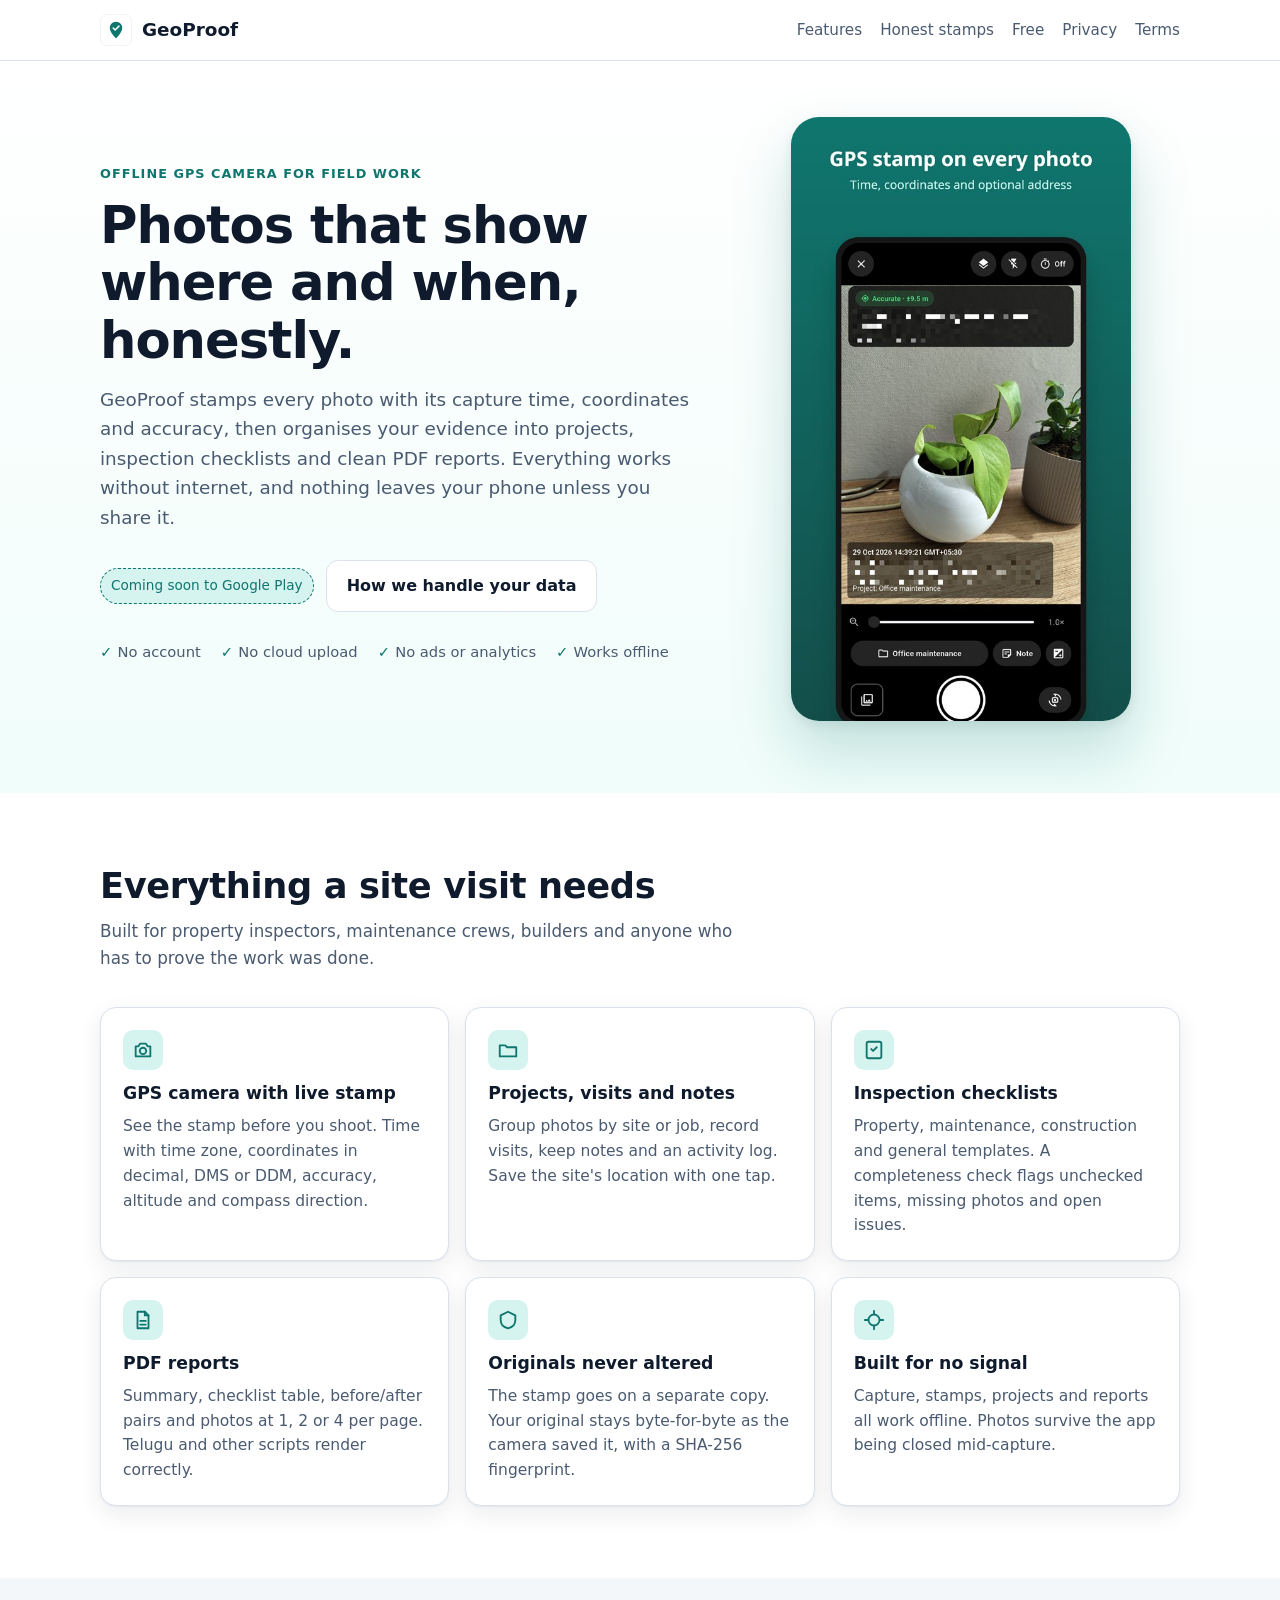
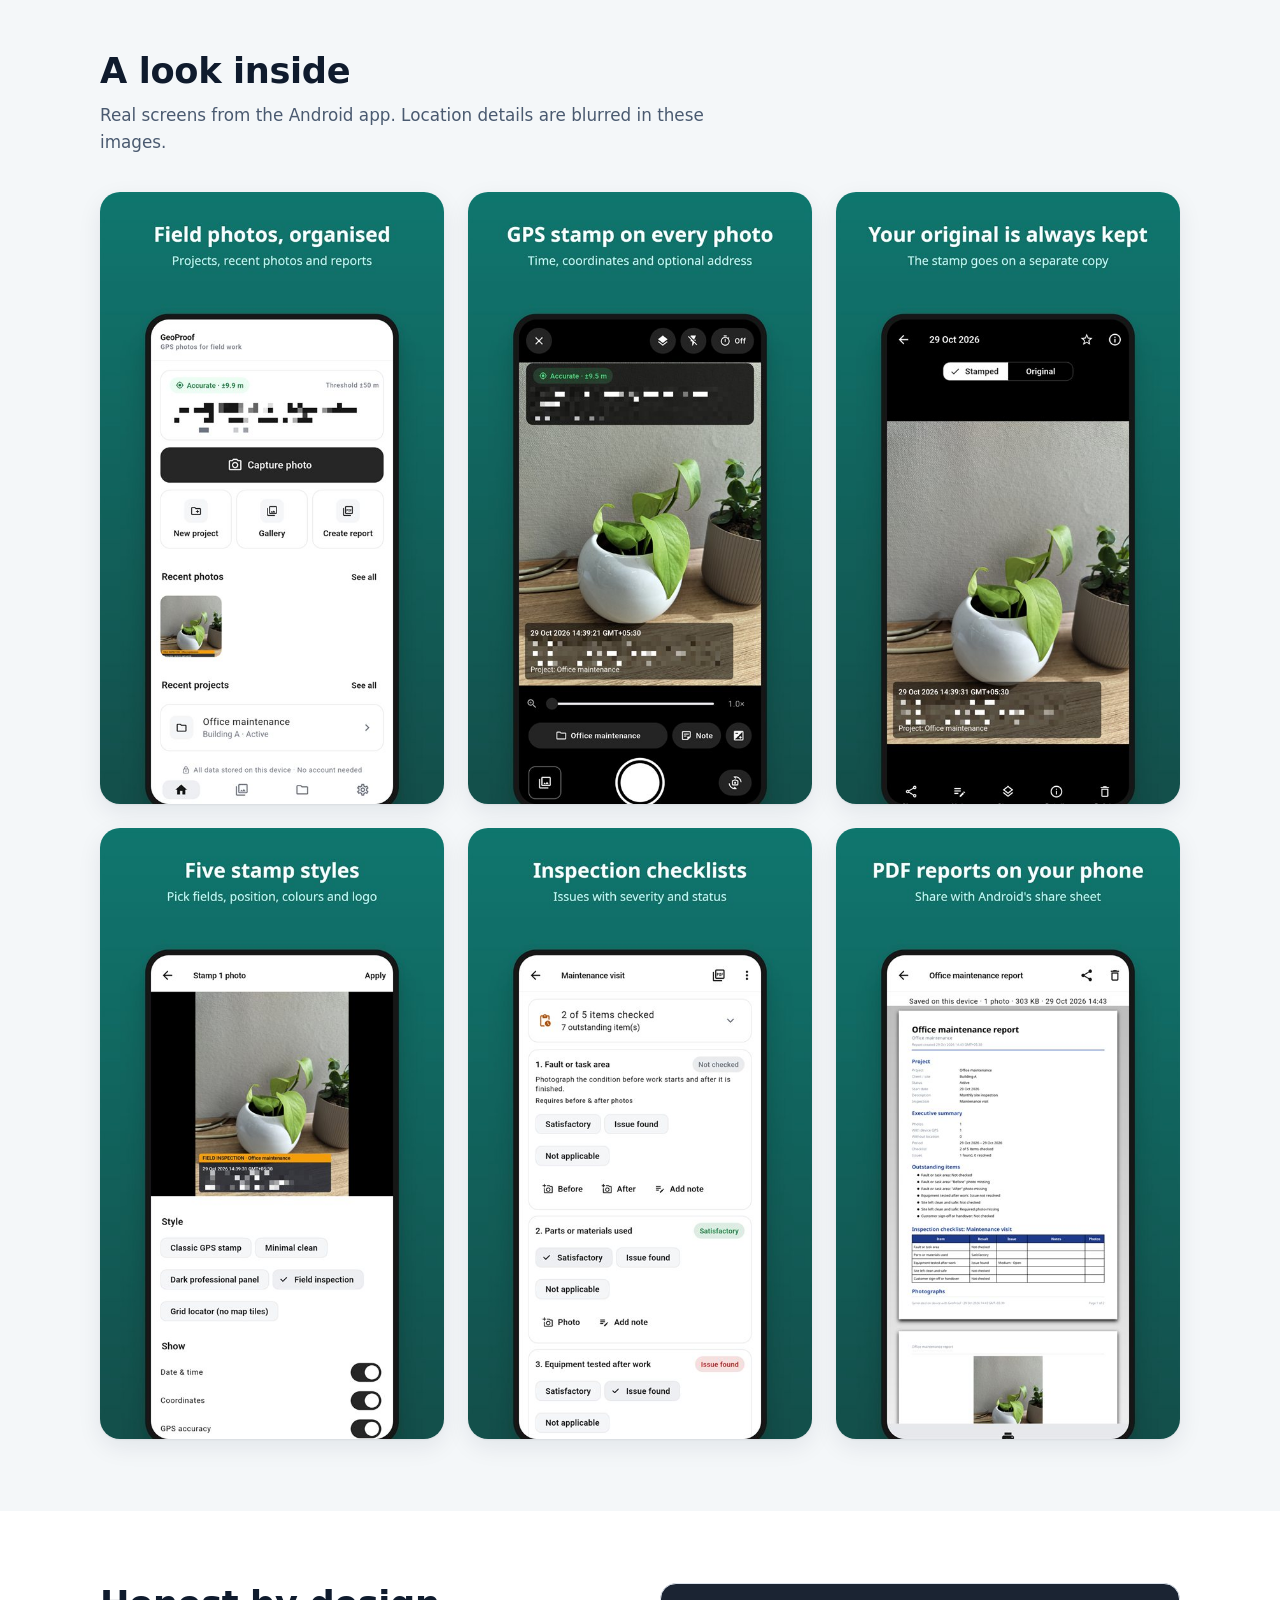
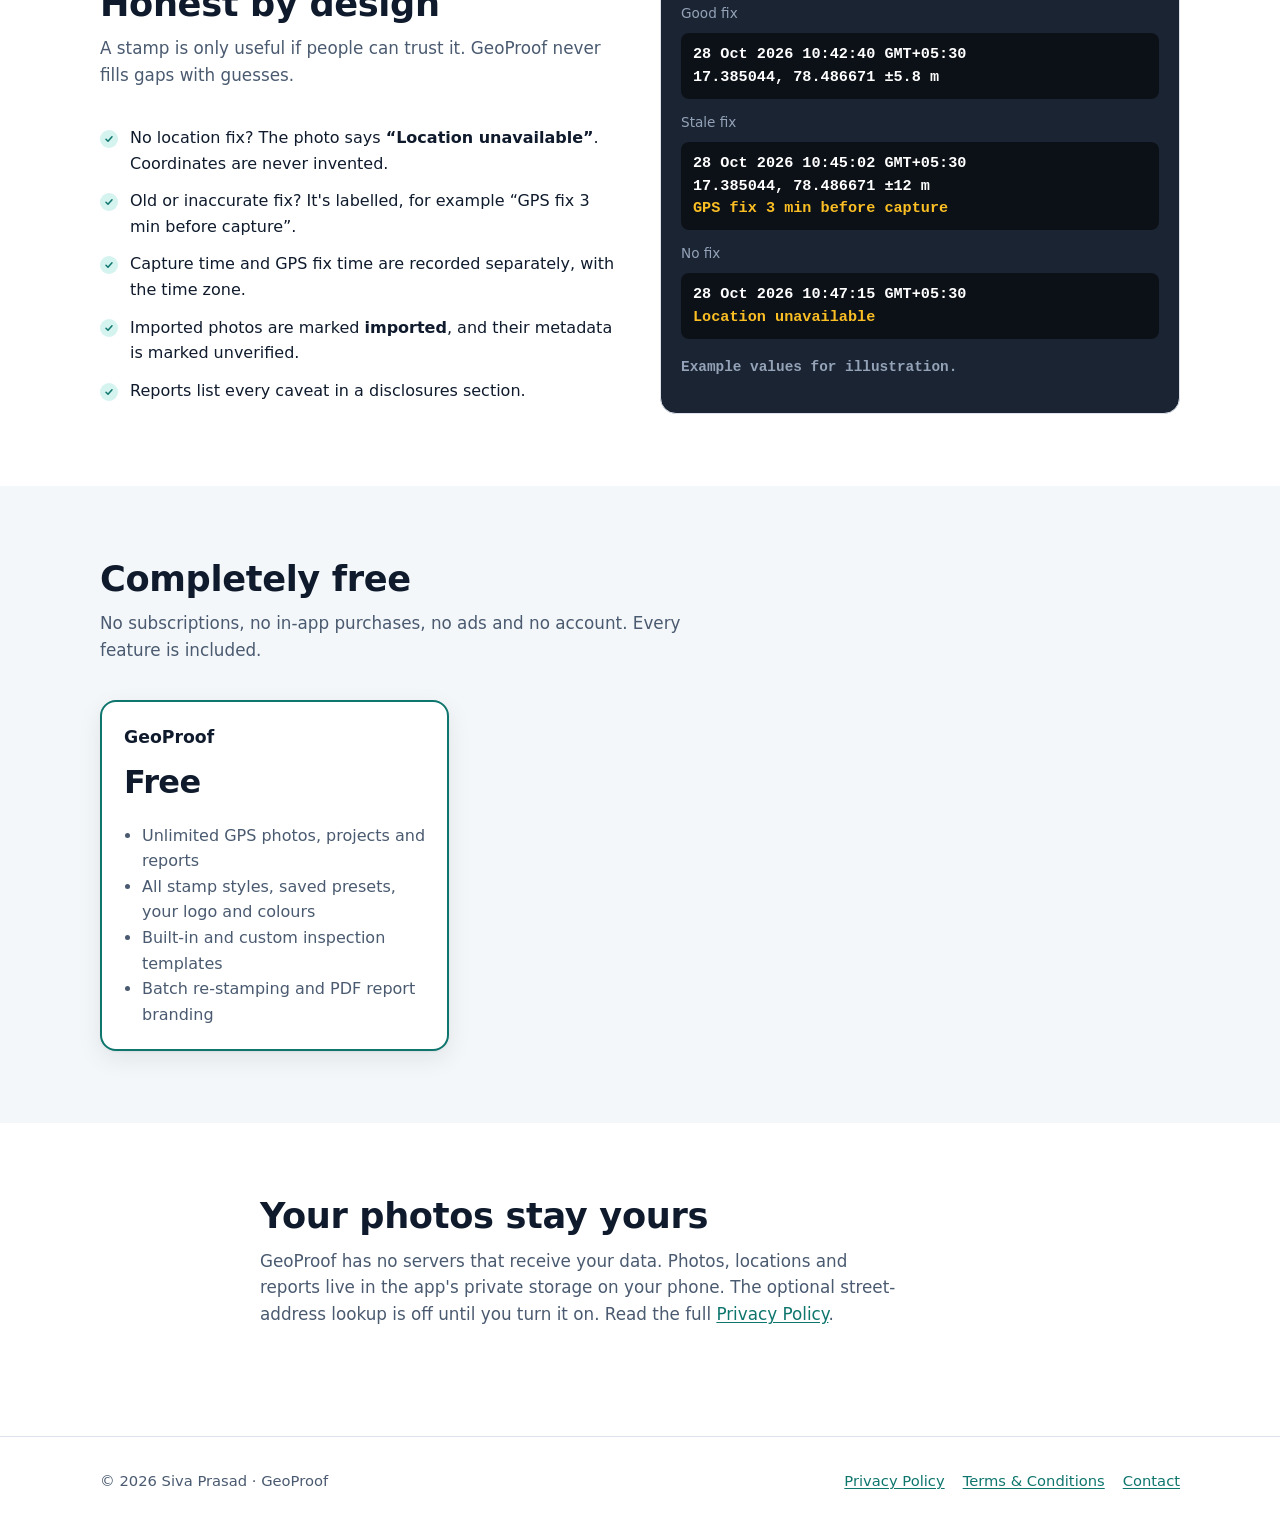
<file: index.html>
<!doctype html>
<html lang="en">
<head>
  <meta charset="utf-8">
  <meta name="viewport" content="width=device-width, initial-scale=1">
  <title>GeoProof — Offline GPS Camera &amp; Field Documentation</title>
  <meta name="description" content="GeoProof is an offline-first GPS camera for field work: honest time and location stamps, projects, inspection checklists and PDF reports. No account, no cloud upload.">
  <meta name="theme-color" content="#ffffff">
  <link rel="icon" href="assets/icon.svg" type="image/svg+xml">
  <link rel="stylesheet" href="assets/style.css">
  <meta property="og:title" content="GeoProof — Offline GPS Camera &amp; Field Documentation">
  <meta property="og:description" content="Honest GPS-stamped photos, inspections and PDF reports. Works offline. Your photos stay on your phone.">
  <meta property="og:type" content="website">
</head>
<body>
<a class="skip" href="#main">Skip to content</a>

<header class="site-header">
  <div class="wrap">
    <a class="brand" href="./"><img src="assets/icon.svg" alt="" width="32" height="32">GeoProof</a>
    <nav class="nav" aria-label="Main">
      <a href="#features">Features</a>
      <a href="#honest">Honest stamps</a>
      <a href="#pricing">Free</a>
      <a href="privacy.html">Privacy</a>
      <a href="terms.html">Terms</a>
    </nav>
  </div>
</header>

<main id="main">
  <div class="hero">
    <div class="wrap">
      <div>
        <span class="eyebrow">Offline GPS camera for field work</span>
        <h1>Photos that show where and when, honestly.</h1>
        <p class="lead">GeoProof stamps every photo with its capture time, coordinates and accuracy, then organises
          your evidence into projects, inspection checklists and clean PDF reports. Everything works without internet,
          and nothing leaves your phone unless you share it.</p>
        <div class="cta">
          <span class="badge-soon">Coming soon to Google Play</span>
          <a class="btn btn-ghost" href="privacy.html">How we handle your data</a>
        </div>
        <ul class="trust">
          <li>No account</li>
          <li>No cloud upload</li>
          <li>No ads or analytics</li>
          <li>Works offline</li>
        </ul>
      </div>
      <div class="phone"><img src="assets/screens/02-camera.jpg" width="540" height="960" alt="GeoProof camera screen with a live GPS stamp showing the date, time and project name. Location details are blurred in this image."></div>
    </div>
  </div>

  <section id="features">
    <div class="wrap">
      <div class="section-head">
        <h2>Everything a site visit needs</h2>
        <p>Built for property inspectors, maintenance crews, builders and anyone who has to prove the work was done.</p>
      </div>
      <div class="grid">
        <article class="card">
          <div class="icon"><svg viewBox="0 0 24 24" fill="none" stroke="currentColor" stroke-width="2" stroke-linecap="round" stroke-linejoin="round" aria-hidden="true"><path d="M4 8h3l2-3h6l2 3h3v11H4z"/><circle cx="12" cy="13" r="3.5"/></svg></div>
          <h3>GPS camera with live stamp</h3>
          <p>See the stamp before you shoot. Time with time zone, coordinates in decimal, DMS or DDM, accuracy, altitude and compass direction.</p>
        </article>
        <article class="card">
          <div class="icon"><svg viewBox="0 0 24 24" fill="none" stroke="currentColor" stroke-width="2" stroke-linecap="round" stroke-linejoin="round" aria-hidden="true"><path d="M3 7h6l2 2h10v10H3z"/></svg></div>
          <h3>Projects, visits and notes</h3>
          <p>Group photos by site or job, record visits, keep notes and an activity log. Save the site's location with one tap.</p>
        </article>
        <article class="card">
          <div class="icon"><svg viewBox="0 0 24 24" fill="none" stroke="currentColor" stroke-width="2" stroke-linecap="round" stroke-linejoin="round" aria-hidden="true"><path d="M9 11l2 2 4-4"/><rect x="4" y="3" width="16" height="18" rx="2"/></svg></div>
          <h3>Inspection checklists</h3>
          <p>Property, maintenance, construction and general templates. A completeness check flags unchecked items, missing photos and open issues.</p>
        </article>
        <article class="card">
          <div class="icon"><svg viewBox="0 0 24 24" fill="none" stroke="currentColor" stroke-width="2" stroke-linecap="round" stroke-linejoin="round" aria-hidden="true"><path d="M14 3H6v18h12V7z"/><path d="M14 3v4h4M9 13h6M9 17h6"/></svg></div>
          <h3>PDF reports</h3>
          <p>Summary, checklist table, before/after pairs and photos at 1, 2 or 4 per page. Telugu and other scripts render correctly.</p>
        </article>
        <article class="card">
          <div class="icon"><svg viewBox="0 0 24 24" fill="none" stroke="currentColor" stroke-width="2" stroke-linecap="round" stroke-linejoin="round" aria-hidden="true"><path d="M12 3l8 4v5c0 5-3.5 8-8 9-4.5-1-8-4-8-9V7z"/></svg></div>
          <h3>Originals never altered</h3>
          <p>The stamp goes on a separate copy. Your original stays byte-for-byte as the camera saved it, with a SHA-256 fingerprint.</p>
        </article>
        <article class="card">
          <div class="icon"><svg viewBox="0 0 24 24" fill="none" stroke="currentColor" stroke-width="2" stroke-linecap="round" stroke-linejoin="round" aria-hidden="true"><path d="M2 12h3M19 12h3M12 2v3M12 19v3"/><circle cx="12" cy="12" r="6"/></svg></div>
          <h3>Built for no signal</h3>
          <p>Capture, stamps, projects and reports all work offline. Photos survive the app being closed mid-capture.</p>
        </article>
      </div>
    </div>
  </section>

  <section class="alt" id="screens" aria-labelledby="screens-h">
    <div class="wrap">
      <div class="section-head">
        <h2 id="screens-h">A look inside</h2>
        <p>Real screens from the Android app. Location details are blurred in these images.</p>
      </div>
      <div class="shots">
        <figure><img loading="lazy" src="assets/screens/01-home.jpg" width="540" height="960" alt="Field photos, organised: home screen with projects, recent photos and reports."></figure>
        <figure><img loading="lazy" src="assets/screens/02-camera.jpg" width="540" height="960" alt="GPS stamp on every photo: camera screen showing time, coordinates and optional address."></figure>
        <figure><img loading="lazy" src="assets/screens/03-viewer.jpg" width="540" height="960" alt="Your original is always kept: photo viewer, with the stamp on a separate copy."></figure>
        <figure><img loading="lazy" src="assets/screens/04-editor.jpg" width="540" height="960" alt="Five stamp styles: editor to pick fields, position, colours and logo."></figure>
        <figure><img loading="lazy" src="assets/screens/05-inspection.jpg" width="540" height="960" alt="Inspection checklists: issues with severity and status."></figure>
        <figure><img loading="lazy" src="assets/screens/06-report.jpg" width="540" height="960" alt="PDF reports on your phone, shared with Android's share sheet."></figure>
      </div>
    </div>
  </section>

  <section id="honest">
    <div class="wrap split">
      <div>
        <div class="section-head">
          <h2>Honest by design</h2>
          <p>A stamp is only useful if people can trust it. GeoProof never fills gaps with guesses.</p>
        </div>
        <ul class="checklist">
          <li>No location fix? The photo says <strong>“Location unavailable”</strong>. Coordinates are never invented.</li>
          <li>Old or inaccurate fix? It's labelled, for example “GPS fix 3 min before capture”.</li>
          <li>Capture time and GPS fix time are recorded separately, with the time zone.</li>
          <li>Imported photos are marked <strong>imported</strong>, and their metadata is marked unverified.</li>
          <li>Reports list every caveat in a disclosures section.</li>
        </ul>
      </div>
      <div class="stamp-demo" aria-label="Examples of stamps">
        <small>Good fix</small>
        <div class="row">28 Oct 2026 10:42:40 GMT+05:30<br>17.385044, 78.486671 ±5.8 m</div>
        <small style="margin-top:14px">Stale fix</small>
        <div class="row">28 Oct 2026 10:45:02 GMT+05:30<br>17.385044, 78.486671 ±12 m<br><span class="warn">GPS fix 3 min before capture</span></div>
        <small style="margin-top:14px">No fix</small>
        <div class="row">28 Oct 2026 10:47:15 GMT+05:30<br><span class="warn">Location unavailable</span></div>
        <p class="note" style="color:#94a3b8">Example values for illustration.</p>
      </div>
    </div>
  </section>

  <section class="alt" id="pricing">
    <div class="wrap">
      <div class="section-head">
        <h2>Completely free</h2>
        <p>No subscriptions, no in-app purchases, no ads and no account. Every feature is included.</p>
      </div>
      <div class="plans">
        <article class="card plan featured">
          <h3>GeoProof</h3>
          <div class="price">Free</div>
          <ul>
            <li>Unlimited GPS photos, projects and reports</li>
            <li>All stamp styles, saved presets, your logo and colours</li>
            <li>Built-in and custom inspection templates</li>
            <li>Batch re-stamping and PDF report branding</li>
          </ul>
        </article>
      </div>
    </div>
  </section>

  <section id="privacy">
    <div class="wrap narrow">
      <div class="section-head">
        <h2>Your photos stay yours</h2>
        <p>GeoProof has no servers that receive your data. Photos, locations and reports live in the app's private storage on your phone.
          The optional street-address lookup is off until you turn it on. Read the full <a href="privacy.html">Privacy Policy</a>.</p>
      </div>
    </div>
  </section>
</main>

<footer class="site-footer">
  <div class="wrap">
    <span>© 2026 Siva Prasad · GeoProof</span>
    <nav aria-label="Legal">
      <a href="privacy.html">Privacy Policy</a>
      <a href="terms.html">Terms &amp; Conditions</a>
      <a href="mailto:sivaprasad979@gmail.com">Contact</a>
    </nav>
  </div>
</footer>
</body>
</html>
</file>
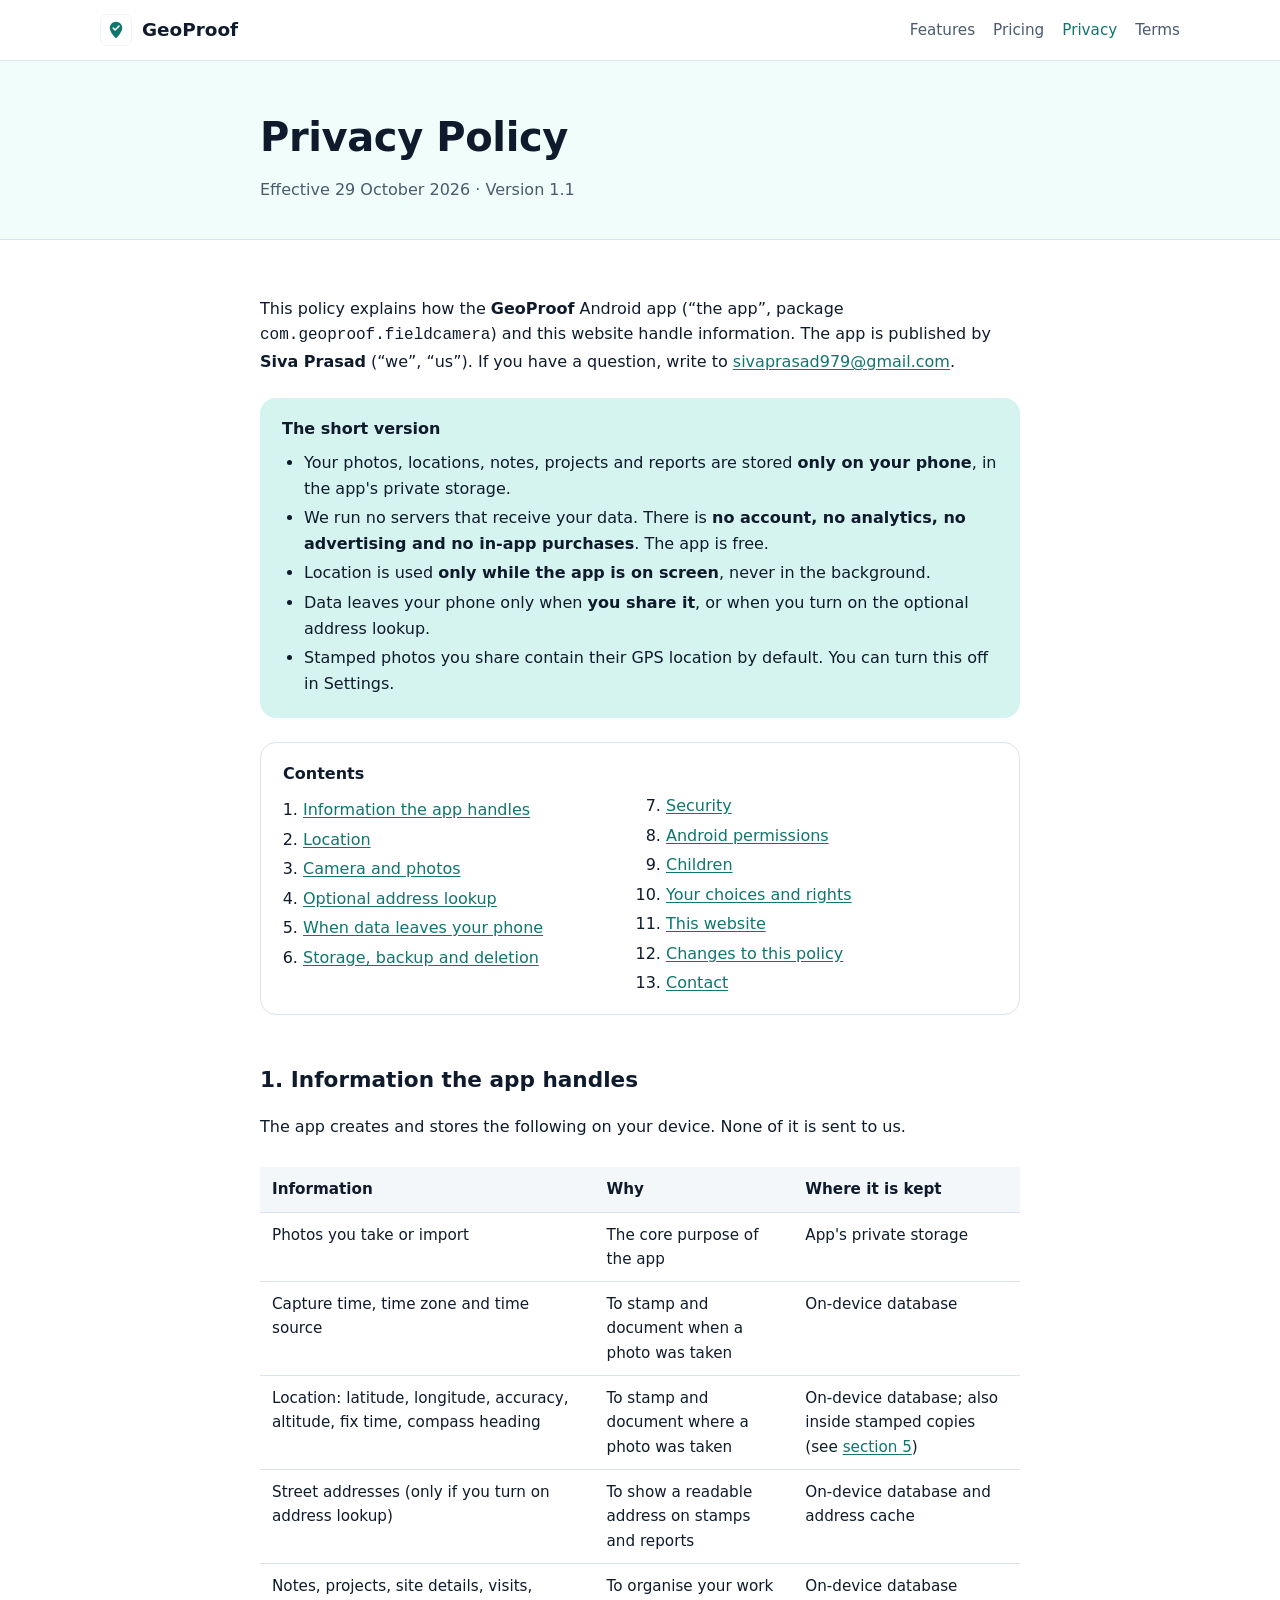
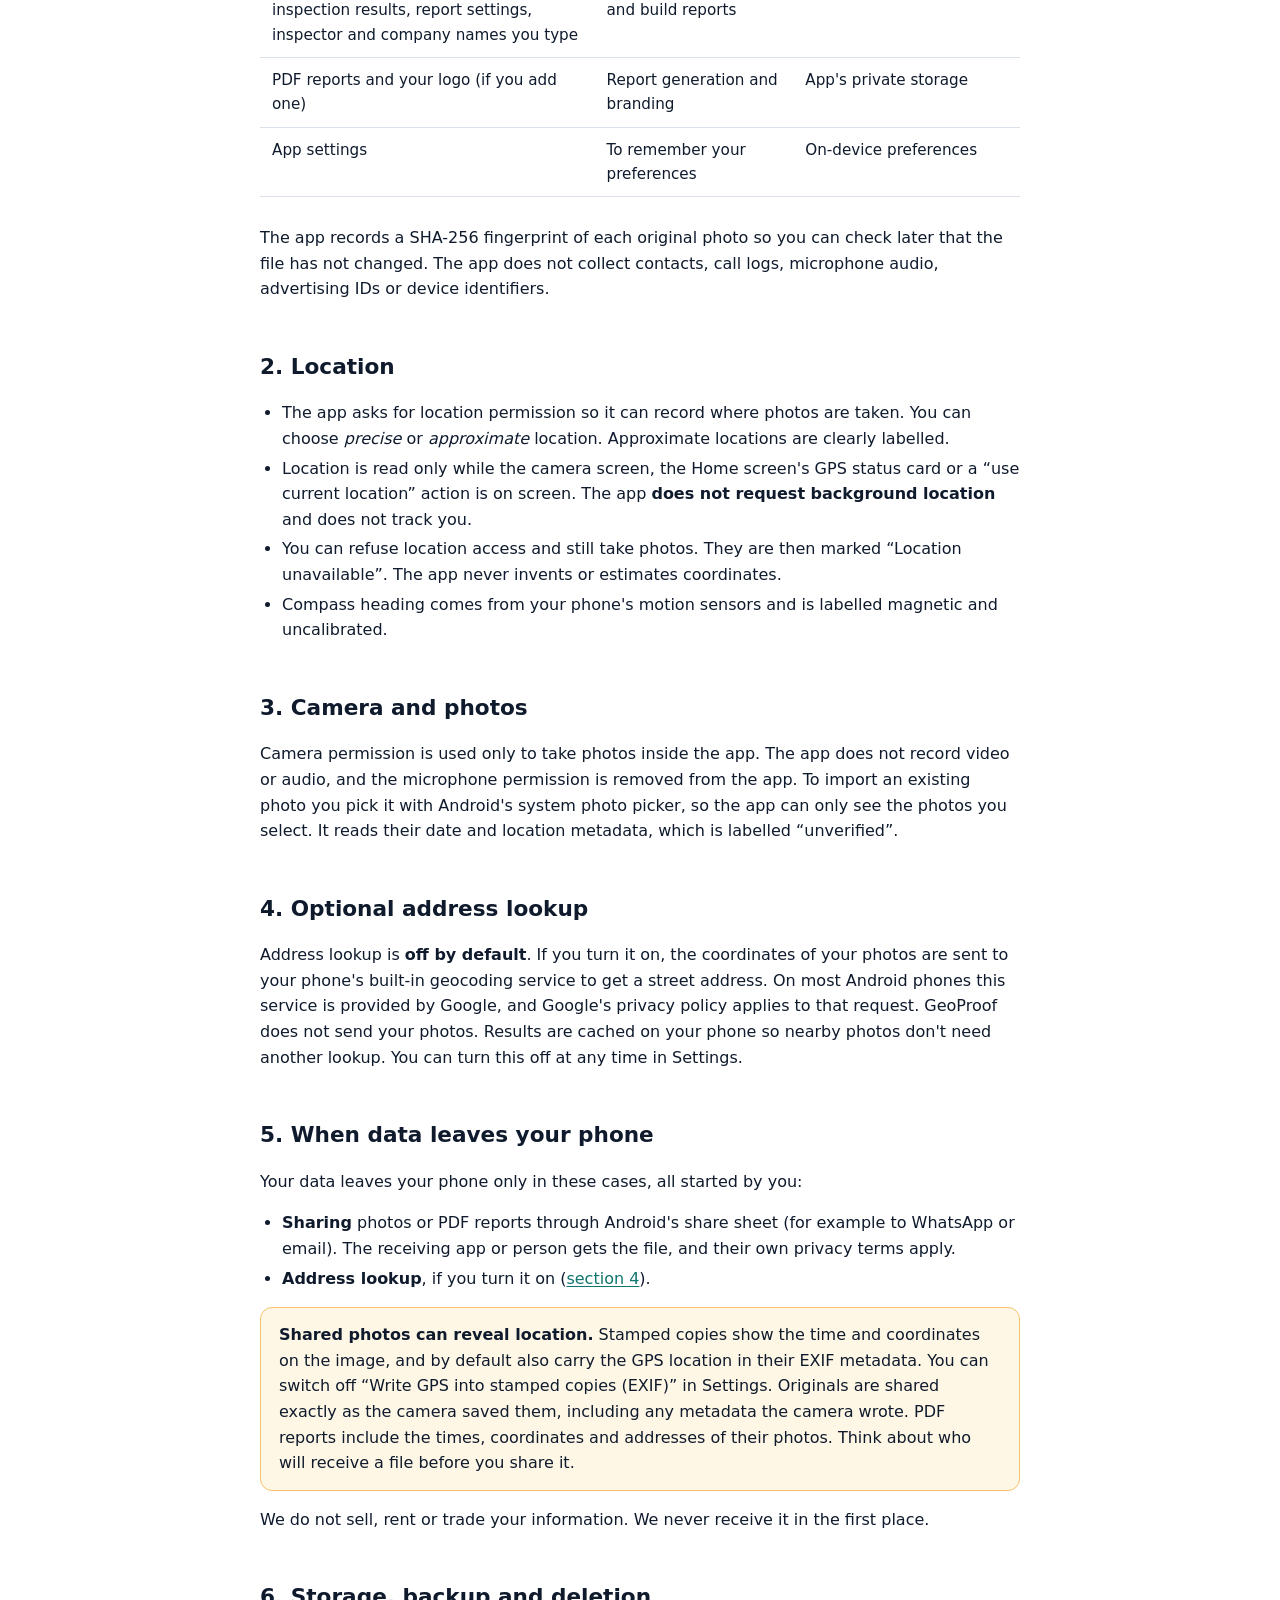
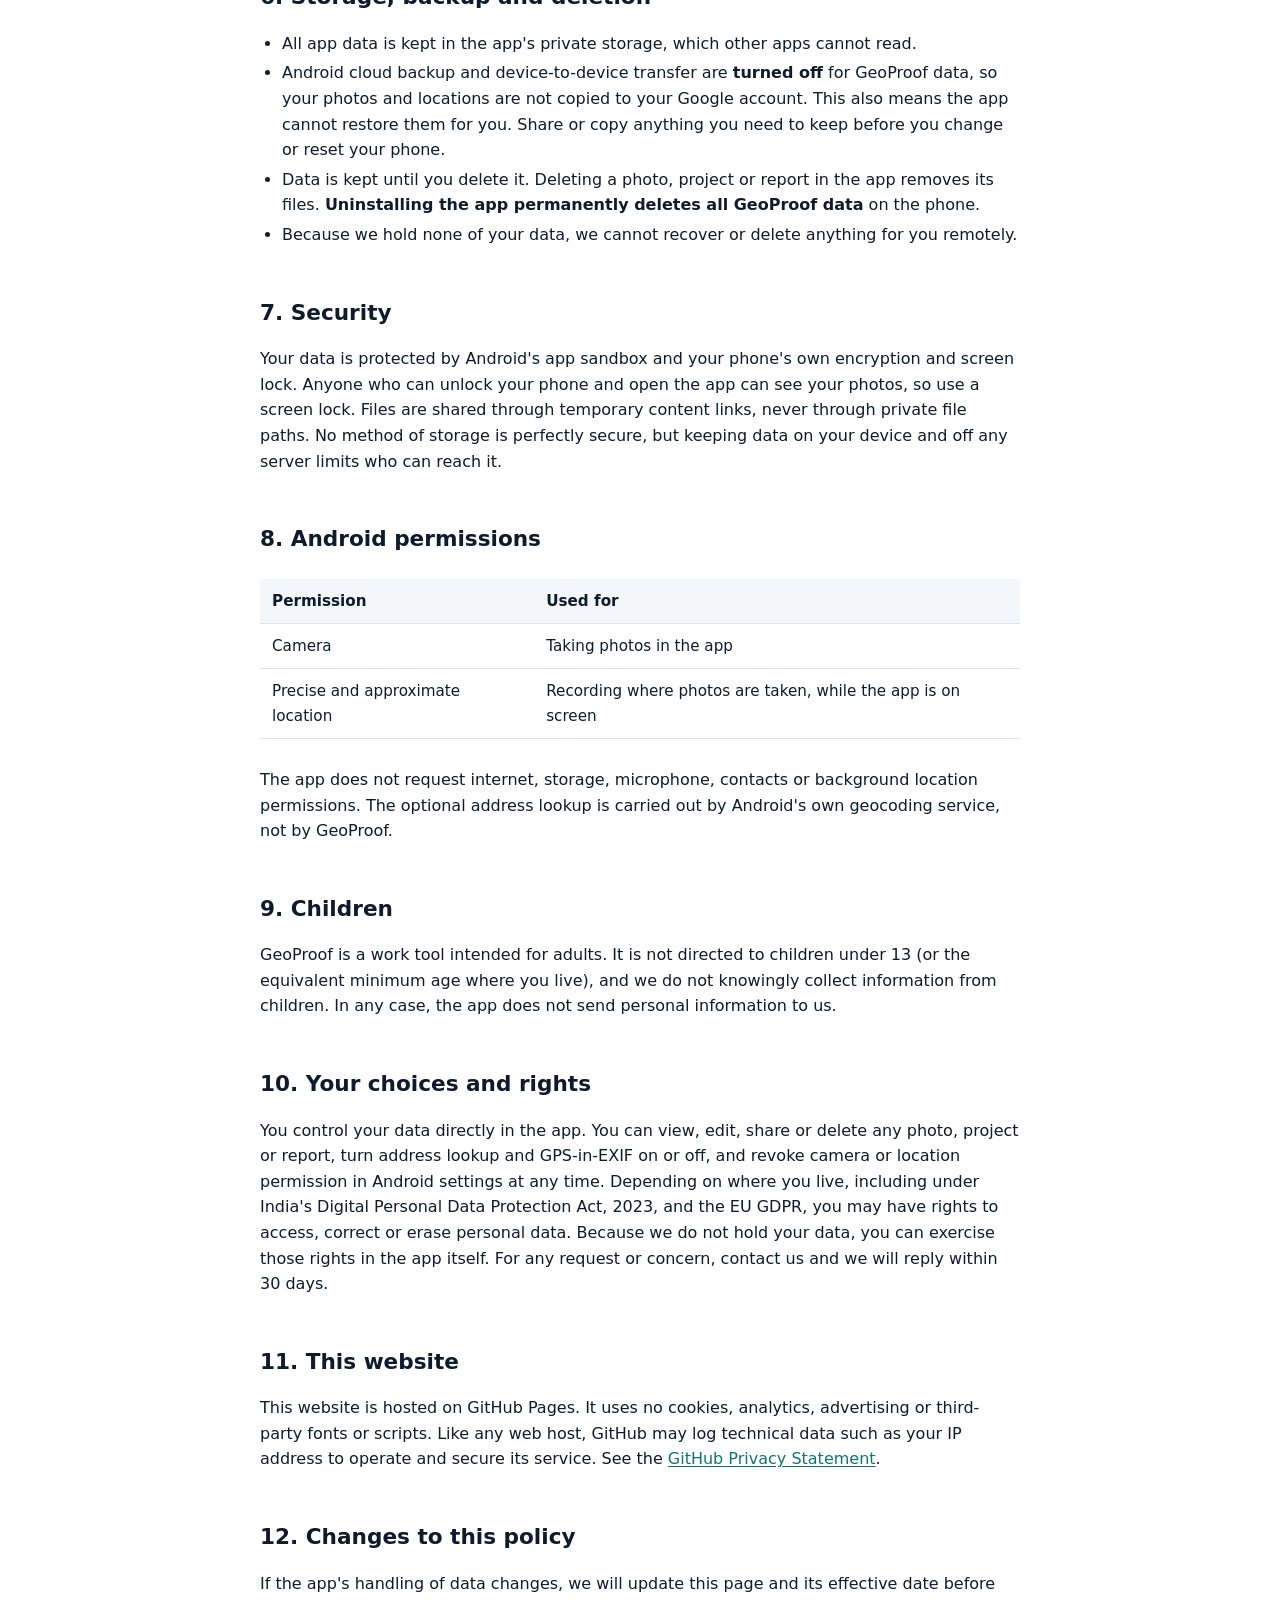
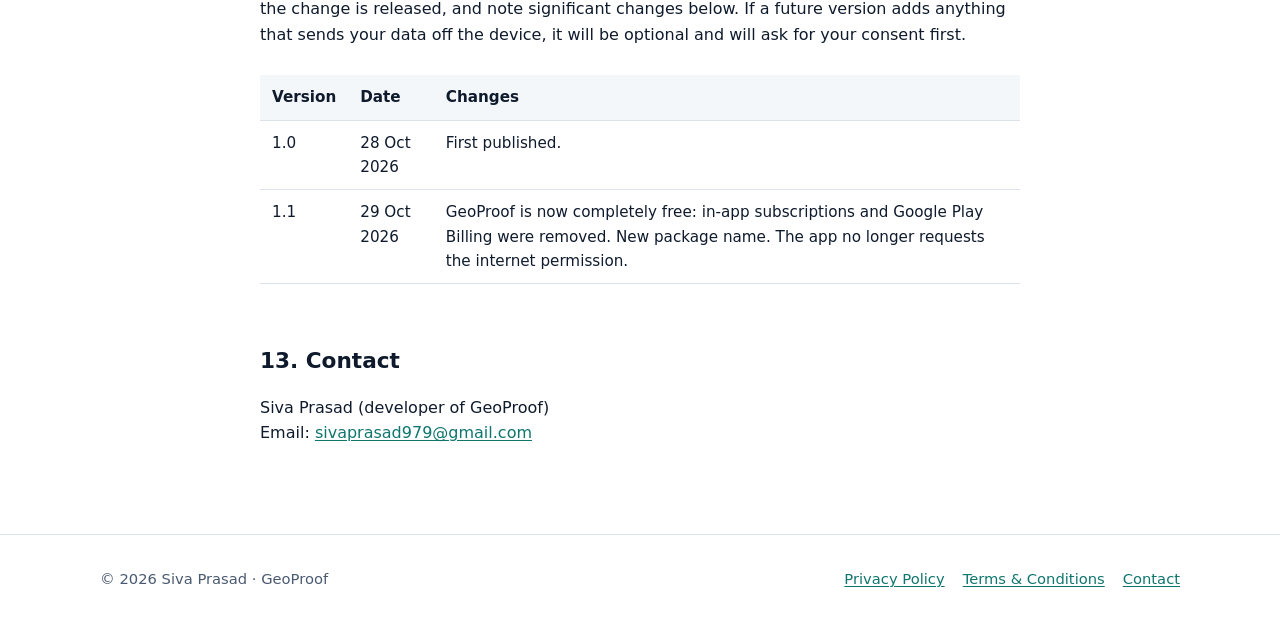
<file: privacy.html>
<!doctype html>
<html lang="en">
<head>
  <meta charset="utf-8">
  <meta name="viewport" content="width=device-width, initial-scale=1">
  <title>Privacy Policy — GeoProof</title>
  <meta name="description" content="How the GeoProof app handles photos, location and other data. No account, no cloud upload, no analytics.">
  <meta name="theme-color" content="#ffffff">
  <link rel="icon" href="assets/icon.svg" type="image/svg+xml">
  <link rel="stylesheet" href="assets/style.css">
</head>
<body>
<a class="skip" href="#main">Skip to content</a>

<header class="site-header">
  <div class="wrap">
    <a class="brand" href="./"><img src="assets/icon.svg" alt="" width="32" height="32">GeoProof</a>
    <nav class="nav" aria-label="Main">
      <a href="./#features">Features</a>
      <a href="./#pricing">Pricing</a>
      <a href="privacy.html" aria-current="page">Privacy</a>
      <a href="terms.html">Terms</a>
    </nav>
  </div>
</header>

<main id="main">
  <div class="doc-hero">
    <div class="narrow">
      <h1>Privacy Policy</h1>
      <p>Effective 29 October 2026 · Version 1.1</p>
    </div>
  </div>

  <article class="doc narrow">
    <p>This policy explains how the <strong>GeoProof</strong> Android app (“the app”, package
      <code>com.geoproof.fieldcamera</code>) and this website handle information. The app is published by
      <strong>Siva Prasad</strong> (“we”, “us”). If you have a question, write to
      <a href="mailto:sivaprasad979@gmail.com">sivaprasad979@gmail.com</a>.</p>

    <div class="summary">
      <strong>The short version</strong>
      <ul>
        <li>Your photos, locations, notes, projects and reports are stored <strong>only on your phone</strong>, in the app's private storage.</li>
        <li>We run no servers that receive your data. There is <strong>no account, no analytics, no advertising and no in-app purchases</strong>. The app is free.</li>
        <li>Location is used <strong>only while the app is on screen</strong>, never in the background.</li>
        <li>Data leaves your phone only when <strong>you share it</strong>, or when you turn on the optional address lookup.</li>
        <li>Stamped photos you share contain their GPS location by default. You can turn this off in Settings.</li>
      </ul>
    </div>

    <nav class="toc" aria-label="Contents">
      <strong>Contents</strong>
      <ol>
        <li><a href="#data">Information the app handles</a></li>
        <li><a href="#location">Location</a></li>
        <li><a href="#camera">Camera and photos</a></li>
        <li><a href="#address">Optional address lookup</a></li>
        <li><a href="#sharing">When data leaves your phone</a></li>
        <li><a href="#storage">Storage, backup and deletion</a></li>
        <li><a href="#security">Security</a></li>
        <li><a href="#permissions">Android permissions</a></li>
        <li><a href="#children">Children</a></li>
        <li><a href="#rights">Your choices and rights</a></li>
        <li><a href="#website">This website</a></li>
        <li><a href="#changes">Changes to this policy</a></li>
        <li><a href="#contact">Contact</a></li>
      </ol>
    </nav>

    <h2 id="data">1. Information the app handles</h2>
    <p>The app creates and stores the following on your device. None of it is sent to us.</p>
    <div class="table-wrap">
      <table>
        <thead><tr><th>Information</th><th>Why</th><th>Where it is kept</th></tr></thead>
        <tbody>
          <tr><td>Photos you take or import</td><td>The core purpose of the app</td><td>App's private storage</td></tr>
          <tr><td>Capture time, time zone and time source</td><td>To stamp and document when a photo was taken</td><td>On-device database</td></tr>
          <tr><td>Location: latitude, longitude, accuracy, altitude, fix time, compass heading</td><td>To stamp and document where a photo was taken</td><td>On-device database; also inside stamped copies (see <a href="#sharing">section 5</a>)</td></tr>
          <tr><td>Street addresses (only if you turn on address lookup)</td><td>To show a readable address on stamps and reports</td><td>On-device database and address cache</td></tr>
          <tr><td>Notes, projects, site details, visits, inspection results, report settings, inspector and company names you type</td><td>To organise your work and build reports</td><td>On-device database</td></tr>
          <tr><td>PDF reports and your logo (if you add one)</td><td>Report generation and branding</td><td>App's private storage</td></tr>
          <tr><td>App settings</td><td>To remember your preferences</td><td>On-device preferences</td></tr>
        </tbody>
      </table>
    </div>
    <p>The app records a SHA-256 fingerprint of each original photo so you can check later that the file has not changed.
      The app does not collect contacts, call logs, microphone audio, advertising IDs or device identifiers.</p>

    <h2 id="location">2. Location</h2>
    <ul>
      <li>The app asks for location permission so it can record where photos are taken. You can choose
        <em>precise</em> or <em>approximate</em> location. Approximate locations are clearly labelled.</li>
      <li>Location is read only while the camera screen, the Home screen's GPS status card or a
        “use current location” action is on screen. The app <strong>does not request background location</strong>
        and does not track you.</li>
      <li>You can refuse location access and still take photos. They are then marked “Location unavailable”.
        The app never invents or estimates coordinates.</li>
      <li>Compass heading comes from your phone's motion sensors and is labelled magnetic and uncalibrated.</li>
    </ul>

    <h2 id="camera">3. Camera and photos</h2>
    <p>Camera permission is used only to take photos inside the app. The app does not record video or audio, and
      the microphone permission is removed from the app. To import an existing photo you pick it with Android's
      system photo picker, so the app can only see the photos you select. It reads their date and location metadata,
      which is labelled “unverified”.</p>

    <h2 id="address">4. Optional address lookup</h2>
    <p>Address lookup is <strong>off by default</strong>. If you turn it on, the coordinates of your photos are sent to
      your phone's built-in geocoding service to get a street address. On most Android phones this service is
      provided by Google, and Google's privacy policy applies to that request. GeoProof does not send your photos.
      Results are cached on your phone so nearby photos don't need another lookup. You can turn this off at any
      time in Settings.</p>

    <h2 id="sharing">5. When data leaves your phone</h2>
    <p>Your data leaves your phone only in these cases, all started by you:</p>
    <ul>
      <li><strong>Sharing</strong> photos or PDF reports through Android's share sheet (for example to WhatsApp or
        email). The receiving app or person gets the file, and their own privacy terms apply.</li>
      <li><strong>Address lookup</strong>, if you turn it on (<a href="#address">section 4</a>).</li>
    </ul>
    <div class="callout">
      <strong>Shared photos can reveal location.</strong> Stamped copies show the time and coordinates on the image,
      and by default also carry the GPS location in their EXIF metadata. You can switch off “Write GPS into stamped
      copies (EXIF)” in Settings. Originals are shared exactly as the camera saved them, including any metadata the camera
      wrote. PDF reports include the times, coordinates and addresses of their photos. Think about who will receive a
      file before you share it.
    </div>
    <p>We do not sell, rent or trade your information. We never receive it in the first place.</p>

    <h2 id="storage">6. Storage, backup and deletion</h2>
    <ul>
      <li>All app data is kept in the app's private storage, which other apps cannot read.</li>
      <li>Android cloud backup and device-to-device transfer are <strong>turned off</strong> for GeoProof data, so your
        photos and locations are not copied to your Google account. This also means the app cannot restore them
        for you. Share or copy anything you need to keep before you change or reset your phone.</li>
      <li>Data is kept until you delete it. Deleting a photo, project or report in the app removes its files.
        <strong>Uninstalling the app permanently deletes all GeoProof data</strong> on the phone.</li>
      <li>Because we hold none of your data, we cannot recover or delete anything for you remotely.</li>
    </ul>

    <h2 id="security">7. Security</h2>
    <p>Your data is protected by Android's app sandbox and your phone's own encryption and screen lock. Anyone who can
      unlock your phone and open the app can see your photos, so use a screen lock. Files are shared through temporary
      content links, never through private file paths. No method of storage is perfectly secure, but keeping data on
      your device and off any server limits who can reach it.</p>

    <h2 id="permissions">8. Android permissions</h2>
    <div class="table-wrap">
      <table>
        <thead><tr><th>Permission</th><th>Used for</th></tr></thead>
        <tbody>
          <tr><td>Camera</td><td>Taking photos in the app</td></tr>
          <tr><td>Precise and approximate location</td><td>Recording where photos are taken, while the app is on screen</td></tr>
        </tbody>
      </table>
    </div>
    <p>The app does not request internet, storage, microphone, contacts or background location permissions. The optional
      address lookup is carried out by Android's own geocoding service, not by GeoProof.</p>

    <h2 id="children">9. Children</h2>
    <p>GeoProof is a work tool intended for adults. It is not directed to children under 13 (or the equivalent minimum
      age where you live), and we do not knowingly collect information from children. In any case, the app does not
      send personal information to us.</p>

    <h2 id="rights">10. Your choices and rights</h2>
    <p>You control your data directly in the app. You can view, edit, share or delete any photo, project or report,
      turn address lookup and GPS-in-EXIF on or off, and revoke camera or location permission in Android settings at any
      time. Depending on where you live, including under India's Digital Personal Data Protection Act, 2023, and the EU
      GDPR, you may have rights to access, correct or erase personal data. Because we do not hold your data, you can
      exercise those rights in the app itself. For any request or concern, contact us and we will reply within 30 days.</p>

    <h2 id="website">11. This website</h2>
    <p>This website is hosted on GitHub Pages. It uses no cookies, analytics, advertising or third-party fonts or
      scripts. Like any web host, GitHub may log technical data such as your IP address to operate and secure its
      service. See the <a href="https://docs.github.com/en/site-policy/privacy-policies/github-general-privacy-statement" rel="noopener">GitHub Privacy Statement</a>.</p>

    <h2 id="changes">12. Changes to this policy</h2>
    <p>If the app's handling of data changes, we will update this page and its effective date before the change is
      released, and note significant changes below. If a future version adds anything that sends your data off the
      device, it will be optional and will ask for your consent first.</p>
    <div class="table-wrap">
      <table>
        <thead><tr><th>Version</th><th>Date</th><th>Changes</th></tr></thead>
        <tbody>
          <tr><td>1.0</td><td>28 Oct 2026</td><td>First published.</td></tr>
          <tr><td>1.1</td><td>29 Oct 2026</td><td>GeoProof is now completely free: in-app subscriptions and Google Play Billing were removed. New package name. The app no longer requests the internet permission.</td></tr>
        </tbody>
      </table>
    </div>

    <h2 id="contact">13. Contact</h2>
    <p>Siva Prasad (developer of GeoProof)<br>
      Email: <a href="mailto:sivaprasad979@gmail.com">sivaprasad979@gmail.com</a></p>
  </article>
</main>

<footer class="site-footer">
  <div class="wrap">
    <span>© 2026 Siva Prasad · GeoProof</span>
    <nav aria-label="Legal">
      <a href="privacy.html" aria-current="page">Privacy Policy</a>
      <a href="terms.html">Terms &amp; Conditions</a>
      <a href="mailto:sivaprasad979@gmail.com">Contact</a>
    </nav>
  </div>
</footer>
</body>
</html>
</file>
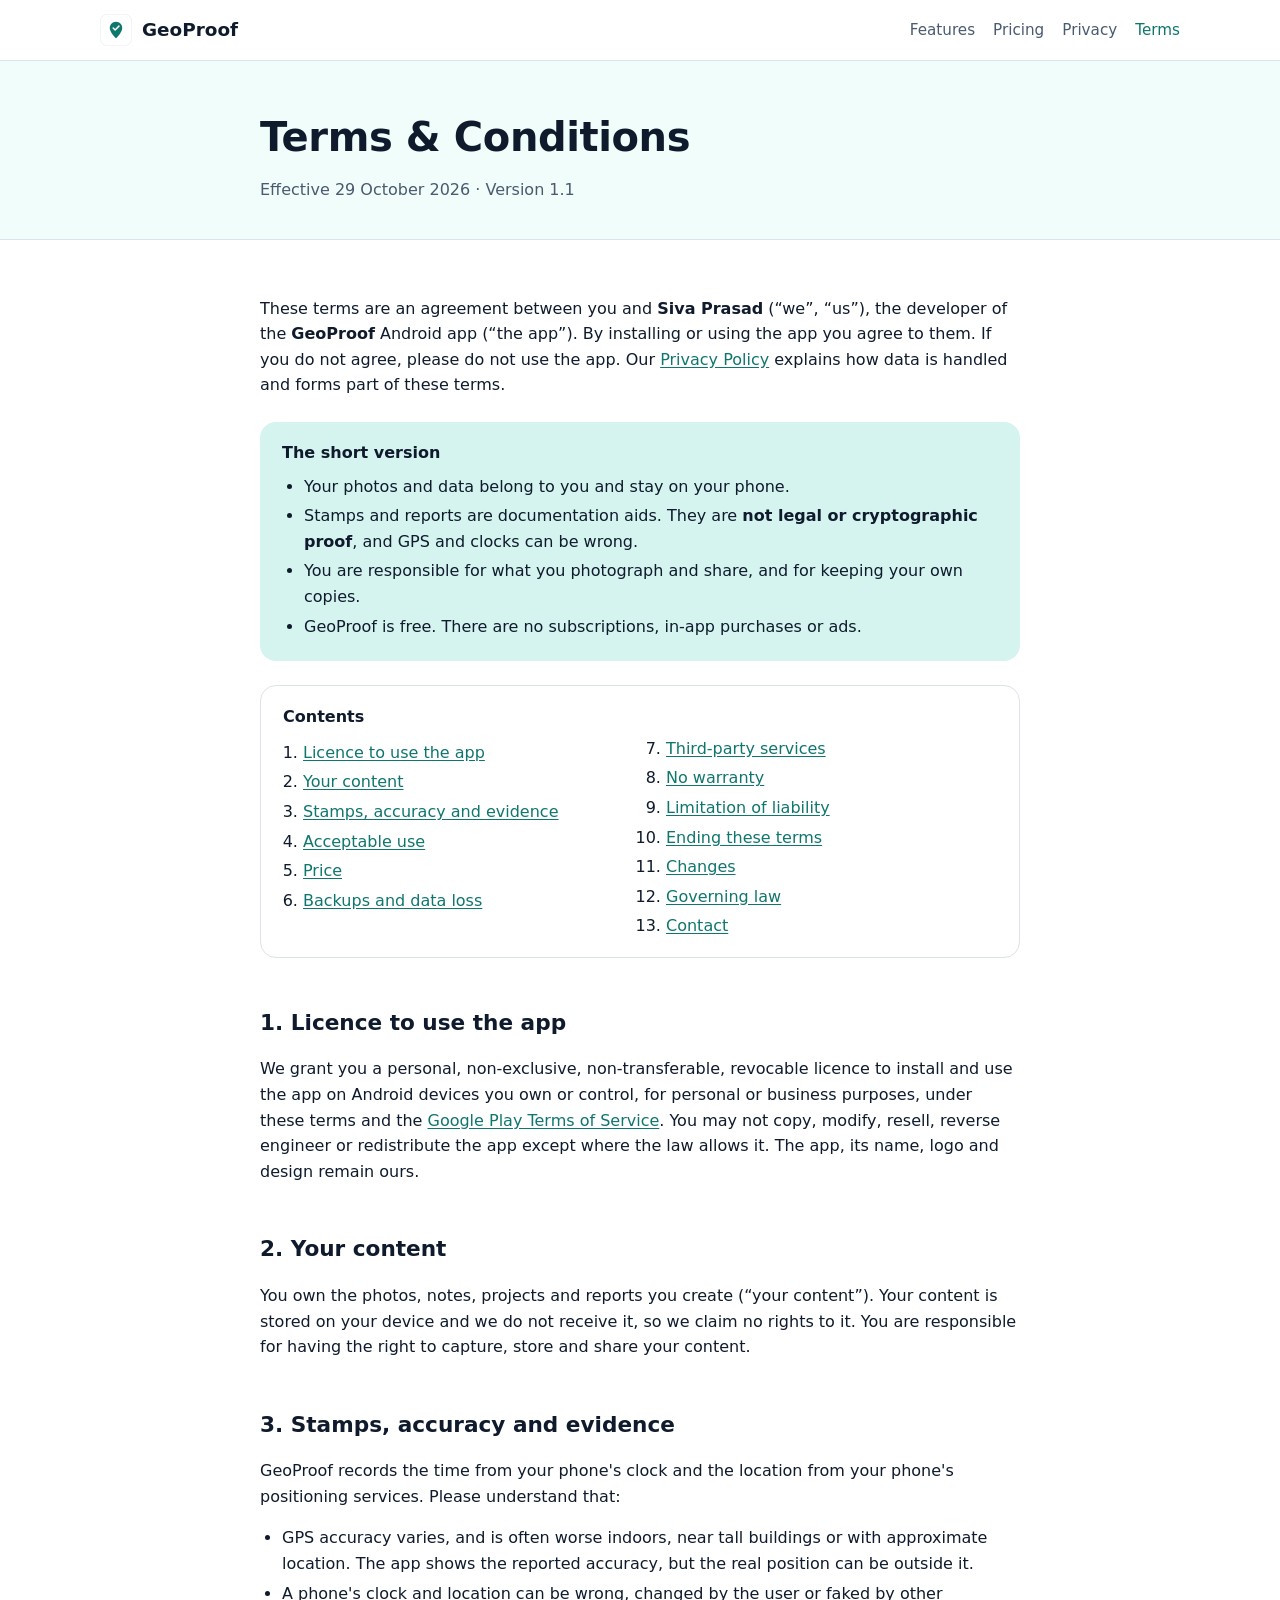
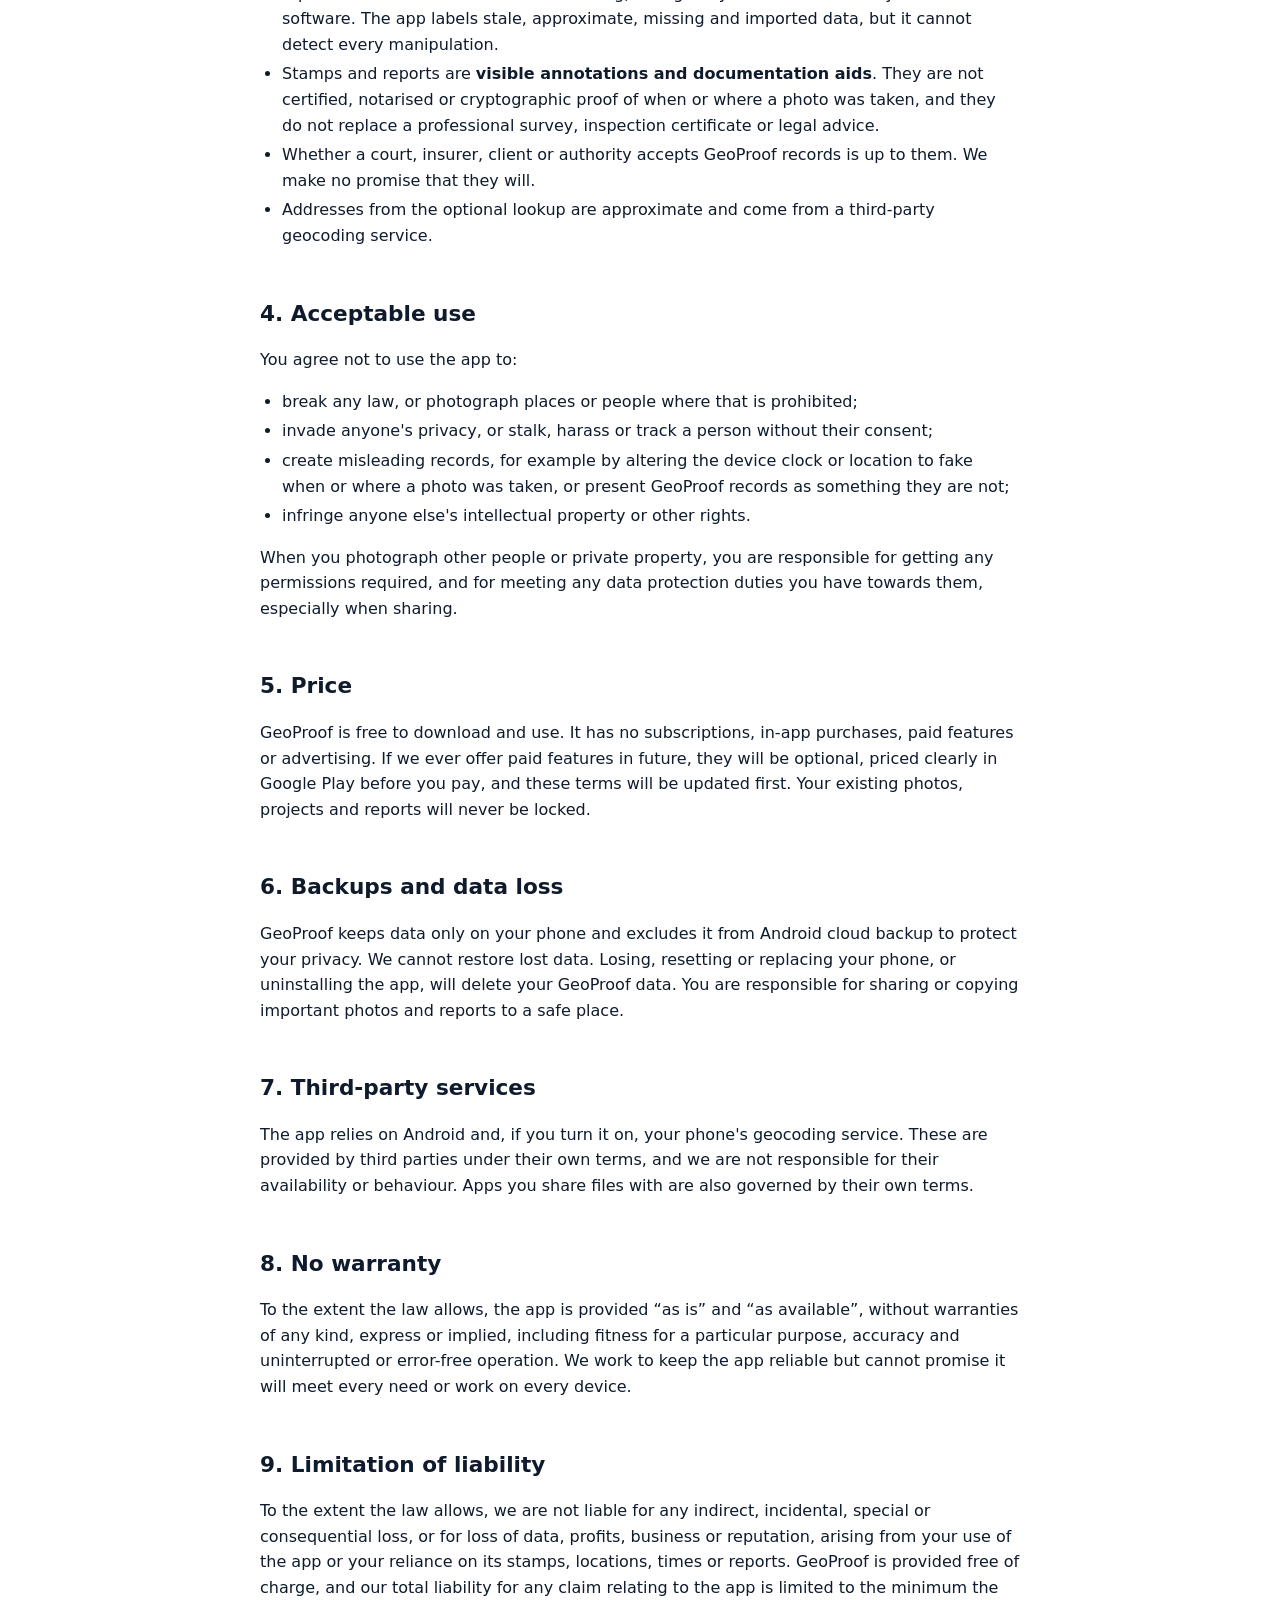
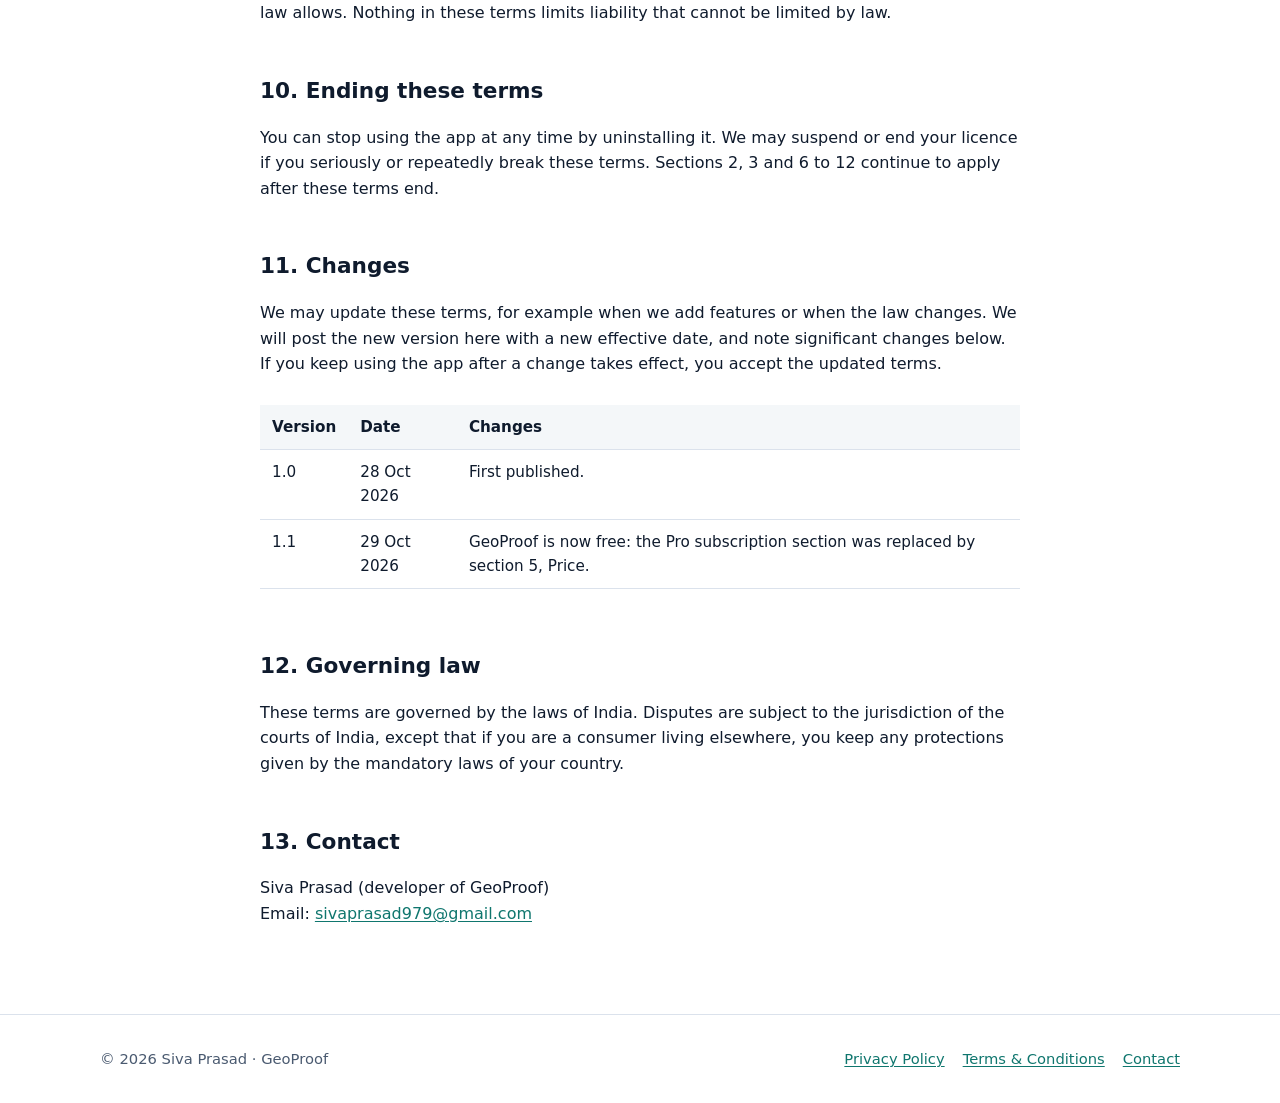
<file: terms.html>
<!doctype html>
<html lang="en">
<head>
  <meta charset="utf-8">
  <meta name="viewport" content="width=device-width, initial-scale=1">
  <title>Terms &amp; Conditions — GeoProof</title>
  <meta name="description" content="Terms and conditions for using the GeoProof app. GeoProof is free.">
  <meta name="theme-color" content="#ffffff">
  <link rel="icon" href="assets/icon.svg" type="image/svg+xml">
  <link rel="stylesheet" href="assets/style.css">
</head>
<body>
<a class="skip" href="#main">Skip to content</a>

<header class="site-header">
  <div class="wrap">
    <a class="brand" href="./"><img src="assets/icon.svg" alt="" width="32" height="32">GeoProof</a>
    <nav class="nav" aria-label="Main">
      <a href="./#features">Features</a>
      <a href="./#pricing">Pricing</a>
      <a href="privacy.html">Privacy</a>
      <a href="terms.html" aria-current="page">Terms</a>
    </nav>
  </div>
</header>

<main id="main">
  <div class="doc-hero">
    <div class="narrow">
      <h1>Terms &amp; Conditions</h1>
      <p>Effective 29 October 2026 · Version 1.1</p>
    </div>
  </div>

  <article class="doc narrow">
    <p>These terms are an agreement between you and <strong>Siva Prasad</strong> (“we”, “us”), the developer of the
      <strong>GeoProof</strong> Android app (“the app”). By installing or using the app you agree to them. If you do
      not agree, please do not use the app. Our <a href="privacy.html">Privacy Policy</a> explains how data is handled
      and forms part of these terms.</p>

    <div class="summary">
      <strong>The short version</strong>
      <ul>
        <li>Your photos and data belong to you and stay on your phone.</li>
        <li>Stamps and reports are documentation aids. They are <strong>not legal or cryptographic proof</strong>, and GPS and clocks can be wrong.</li>
        <li>You are responsible for what you photograph and share, and for keeping your own copies.</li>
        <li>GeoProof is free. There are no subscriptions, in-app purchases or ads.</li>
      </ul>
    </div>

    <nav class="toc" aria-label="Contents">
      <strong>Contents</strong>
      <ol>
        <li><a href="#licence">Licence to use the app</a></li>
        <li><a href="#content">Your content</a></li>
        <li><a href="#accuracy">Stamps, accuracy and evidence</a></li>
        <li><a href="#use">Acceptable use</a></li>
        <li><a href="#price">Price</a></li>
        <li><a href="#backups">Backups and data loss</a></li>
        <li><a href="#third">Third-party services</a></li>
        <li><a href="#warranty">No warranty</a></li>
        <li><a href="#liability">Limitation of liability</a></li>
        <li><a href="#termination">Ending these terms</a></li>
        <li><a href="#changes">Changes</a></li>
        <li><a href="#law">Governing law</a></li>
        <li><a href="#contact">Contact</a></li>
      </ol>
    </nav>

    <h2 id="licence">1. Licence to use the app</h2>
    <p>We grant you a personal, non-exclusive, non-transferable, revocable licence to install and use the app on Android
      devices you own or control, for personal or business purposes, under these terms and the
      <a href="https://play.google.com/about/play-terms/" rel="noopener">Google Play Terms of Service</a>. You may not
      copy, modify, resell, reverse engineer or redistribute the app except where the law allows it. The app,
      its name, logo and design remain ours.</p>

    <h2 id="content">2. Your content</h2>
    <p>You own the photos, notes, projects and reports you create (“your content”). Your content is stored on your device
      and we do not receive it, so we claim no rights to it. You are responsible for having the right to capture, store
      and share your content.</p>

    <h2 id="accuracy">3. Stamps, accuracy and evidence</h2>
    <p>GeoProof records the time from your phone's clock and the location from your phone's positioning services.
      Please understand that:</p>
    <ul>
      <li>GPS accuracy varies, and is often worse indoors, near tall buildings or with approximate location. The app shows
        the reported accuracy, but the real position can be outside it.</li>
      <li>A phone's clock and location can be wrong, changed by the user or faked by other software. The app labels stale,
        approximate, missing and imported data, but it cannot detect every manipulation.</li>
      <li>Stamps and reports are <strong>visible annotations and documentation aids</strong>. They are not certified,
        notarised or cryptographic proof of when or where a photo was taken, and they do not replace a professional
        survey, inspection certificate or legal advice.</li>
      <li>Whether a court, insurer, client or authority accepts GeoProof records is up to them. We make no promise that
        they will.</li>
      <li>Addresses from the optional lookup are approximate and come from a third-party geocoding service.</li>
    </ul>

    <h2 id="use">4. Acceptable use</h2>
    <p>You agree not to use the app to:</p>
    <ul>
      <li>break any law, or photograph places or people where that is prohibited;</li>
      <li>invade anyone's privacy, or stalk, harass or track a person without their consent;</li>
      <li>create misleading records, for example by altering the device clock or location to fake when or where a photo
        was taken, or present GeoProof records as something they are not;</li>
      <li>infringe anyone else's intellectual property or other rights.</li>
    </ul>
    <p>When you photograph other people or private property, you are responsible for getting any permissions required,
      and for meeting any data protection duties you have towards them, especially when sharing.</p>

    <h2 id="price">5. Price</h2>
    <p>GeoProof is free to download and use. It has no subscriptions, in-app purchases, paid features or advertising.
      If we ever offer paid features in future, they will be optional, priced clearly in Google Play before you pay,
      and these terms will be updated first. Your existing photos, projects and reports will never be locked.</p>

    <h2 id="backups">6. Backups and data loss</h2>
    <p>GeoProof keeps data only on your phone and excludes it from Android cloud backup to protect your privacy. We
      cannot restore lost data. Losing, resetting or replacing your phone, or uninstalling the app, will delete your
      GeoProof data. You are responsible for sharing or copying important photos and reports to a safe place.</p>

    <h2 id="third">7. Third-party services</h2>
    <p>The app relies on Android and, if you turn it on, your phone's geocoding service. These are provided
      by third parties under their own terms, and we are not responsible for their availability or behaviour. Apps you
      share files with are also governed by their own terms.</p>

    <h2 id="warranty">8. No warranty</h2>
    <p>To the extent the law allows, the app is provided “as is” and “as available”, without warranties of any kind,
      express or implied, including fitness for a particular purpose, accuracy and uninterrupted or error-free
      operation. We work to keep the app reliable but cannot promise it will meet every need or work on every device.</p>

    <h2 id="liability">9. Limitation of liability</h2>
    <p>To the extent the law allows, we are not liable for any indirect, incidental, special or consequential loss,
      or for loss of data, profits, business or reputation, arising from your use of the app or your reliance on its
      stamps, locations, times or reports. GeoProof is provided free of charge, and our total
      liability for any claim relating to the app is limited to the minimum the law allows. Nothing in these terms limits liability that
      cannot be limited by law.</p>

    <h2 id="termination">10. Ending these terms</h2>
    <p>You can stop using the app at any time by uninstalling it. We may
      suspend or end your licence if you seriously or repeatedly break these terms. Sections 2, 3 and 6 to 12 continue to
      apply after these terms end.</p>

    <h2 id="changes">11. Changes</h2>
    <p>We may update these terms, for example when we add features or when the law changes. We will post the new version
      here with a new effective date, and note significant changes below. If you keep using the app after a change
      takes effect, you accept the updated terms.</p>
    <div class="table-wrap">
      <table>
        <thead><tr><th>Version</th><th>Date</th><th>Changes</th></tr></thead>
        <tbody>
          <tr><td>1.0</td><td>28 Oct 2026</td><td>First published.</td></tr>
          <tr><td>1.1</td><td>29 Oct 2026</td><td>GeoProof is now free: the Pro subscription section was replaced by section 5, Price.</td></tr>
        </tbody>
      </table>
    </div>

    <h2 id="law">12. Governing law</h2>
    <p>These terms are governed by the laws of India. Disputes are subject to the jurisdiction of the courts of India,
      except that if you are a consumer living elsewhere, you keep any protections given by the mandatory laws of
      your country.</p>

    <h2 id="contact">13. Contact</h2>
    <p>Siva Prasad (developer of GeoProof)<br>
      Email: <a href="mailto:sivaprasad979@gmail.com">sivaprasad979@gmail.com</a></p>
  </article>
</main>

<footer class="site-footer">
  <div class="wrap">
    <span>© 2026 Siva Prasad · GeoProof</span>
    <nav aria-label="Legal">
      <a href="privacy.html">Privacy Policy</a>
      <a href="terms.html" aria-current="page">Terms &amp; Conditions</a>
      <a href="mailto:sivaprasad979@gmail.com">Contact</a>
    </nav>
  </div>
</footer>
</body>
</html>
</file>
<file: assets/style.css>
/* GeoProof website. No external fonts, scripts or trackers by design. */
:root {
  --bg: #ffffff;
  --surface: #ffffff;
  --surface-2: #f4f7f9;
  --text: #0f1b2d;
  --muted: #4a5a70;
  --border: #dbe2ec;
  --accent: #0f766e;
  --accent-strong: #0b5e58;
  --accent-soft: #d5f3ef;
  --hero-bg: #ffffff;
  --hero-text: #0f1b2d;
  --hero-muted: #4a5a70;
  --teal: #0f766e;
  --warn-bg: #fff7e6;
  --warn-border: #f5c26b;
  --radius: 16px;
  --shadow: 0 1px 2px rgb(15 27 45 / 6%), 0 8px 24px rgb(15 27 45 / 8%);
  color-scheme: light;
}

*, *::before, *::after { box-sizing: border-box; }

html { -webkit-text-size-adjust: 100%; }

body {
  margin: 0;
  background: var(--bg);
  color: var(--text);
  font: 16px/1.6 system-ui, -apple-system, "Segoe UI", Roboto, "Noto Sans", "Noto Sans Telugu", sans-serif;
}

img { max-width: 100%; height: auto; display: block; }

a { color: var(--accent); text-underline-offset: 2px; }
a:hover { color: var(--accent-strong); }

:focus-visible { outline: 3px solid var(--teal); outline-offset: 2px; border-radius: 4px; }

.skip {
  position: absolute; left: -999px; top: 8px;
  background: var(--surface); padding: 8px 12px; border-radius: 8px;
}
.skip:focus { left: 8px; z-index: 10; }

.wrap { width: min(1080px, 100% - 32px); margin-inline: auto; }
.narrow { width: min(760px, 100% - 32px); margin-inline: auto; }

/* Header */
.site-header {
  background: var(--hero-bg);
  color: var(--hero-text);
  border-bottom: 1px solid var(--border);
  position: sticky; top: 0; z-index: 5;
  background: rgb(255 255 255 / 92%); backdrop-filter: blur(8px);
}
.site-header .wrap {
  display: flex; align-items: center; justify-content: space-between;
  gap: 16px; padding-block: 14px; flex-wrap: wrap;
}
.brand {
  display: flex; align-items: center; gap: 10px;
  color: var(--hero-text); text-decoration: none; font-weight: 700; font-size: 1.15rem;
}
.brand img { width: 32px; height: 32px; }
.brand:hover { color: var(--accent); }
.nav { display: flex; gap: 4px 18px; flex-wrap: wrap; }
.nav a { color: var(--hero-muted); text-decoration: none; font-size: .95rem; }
.nav a:hover, .nav a[aria-current="page"] { color: var(--accent); }

/* Hero */
.hero { background: linear-gradient(180deg, #ffffff 0%, #f0fdfa 100%); color: var(--hero-text); padding: 56px 0 72px; overflow: hidden; }
.hero .wrap { display: grid; grid-template-columns: 1.15fr .85fr; gap: 48px; align-items: center; }
.eyebrow {
  display: inline-block; font-size: .8rem; letter-spacing: .08em; text-transform: uppercase;
  color: var(--teal); font-weight: 700; margin-bottom: 12px;
}
.hero h1 { font-size: clamp(2rem, 5vw, 3.2rem); line-height: 1.12; margin: 0 0 16px; letter-spacing: -.02em; }
.hero p.lead { color: var(--hero-muted); font-size: 1.15rem; margin: 0 0 28px; max-width: 34em; }
.cta { display: flex; gap: 12px; flex-wrap: wrap; align-items: center; }
.btn {
  display: inline-flex; align-items: center; gap: 8px;
  padding: 12px 20px; border-radius: 12px; font-weight: 600; text-decoration: none;
  border: 1px solid transparent;
}
.btn-primary { background: var(--teal); color: #062925; }
.btn-primary:hover { background: #2dd4bf; color: #062925; }
.btn-ghost { border-color: var(--border); background: var(--surface); color: var(--text); }
.btn-ghost:hover { border-color: var(--accent); color: var(--accent); }
.badge-soon {
  font-size: .85rem; padding: 6px 10px;
  border: 1px dashed var(--accent); color: var(--accent); background: var(--accent-soft); border-radius: 999px;
}
.trust { display: flex; flex-wrap: wrap; gap: 8px 20px; margin-top: 28px; padding: 0; list-style: none; color: var(--hero-muted); font-size: .92rem; }
.trust li::before { content: "✓ "; color: var(--teal); font-weight: 700; }

.phone {
  justify-self: center; width: min(340px, 100%);
}
.phone img {
  border-radius: 28px; aspect-ratio: 540 / 960; width: 100%;
  box-shadow: 0 30px 60px rgb(15 118 110 / 22%), 0 4px 12px rgb(15 27 45 / 8%);
}

/* Sections */
section { padding: 72px 0; }
section.alt { background: var(--surface-2); }
.section-head { max-width: 640px; margin-bottom: 36px; }
.section-head h2 { font-size: clamp(1.6rem, 3.5vw, 2.2rem); line-height: 1.2; margin: 0 0 10px; letter-spacing: -.01em; }
.section-head p { color: var(--muted); margin: 0; font-size: 1.05rem; }

.grid { display: grid; gap: 16px; grid-template-columns: repeat(3, 1fr); }
.card {
  background: var(--surface); border: 1px solid var(--border); border-radius: var(--radius);
  padding: 22px; box-shadow: var(--shadow);
}
.card h3 { margin: 10px 0 6px; font-size: 1.08rem; }
.card p { margin: 0; color: var(--muted); font-size: .97rem; }
.icon {
  width: 40px; height: 40px; border-radius: 10px; display: grid; place-items: center;
  background: var(--accent-soft); color: var(--accent);
}
.icon svg { width: 22px; height: 22px; }

.shots { display: grid; grid-template-columns: repeat(3, 1fr); gap: 24px; }
.shots figure { margin: 0; }
.shots img {
  border-radius: 20px; box-shadow: var(--shadow);
  aspect-ratio: 540 / 960; width: 100%;
}
.shots figcaption { text-align: center; color: var(--muted); font-size: .9rem; margin-top: 10px; }

.split { display: grid; grid-template-columns: 1fr 1fr; gap: 40px; align-items: start; }
.checklist { list-style: none; padding: 0; margin: 0; display: grid; gap: 12px; }
.checklist li { padding-left: 30px; position: relative; }
.checklist li::before {
  content: ""; position: absolute; left: 0; top: .3em; width: 18px; height: 18px; border-radius: 50%;
  background: var(--accent-soft) url("data:image/svg+xml,%3Csvg xmlns='http://www.w3.org/2000/svg' viewBox='0 0 24 24'%3E%3Cpath d='M6 12.5l4 4 8-9' fill='none' stroke='%230f766e' stroke-width='3' stroke-linecap='round' stroke-linejoin='round'/%3E%3C/svg%3E") center/12px no-repeat;
}
.stamp-demo {
  background: #1b2433; border-radius: var(--radius); padding: 20px; color: #fff;
  font: 600 .95rem/1.5 ui-monospace, "Cascadia Mono", Consolas, monospace;
  border: 1px solid var(--border);
}
.stamp-demo .row { background: rgb(0 0 0 / 55%); border-radius: 8px; padding: 10px 12px; margin-top: 10px; }
.stamp-demo .warn { color: #fbbf24; }
.stamp-demo small { display: block; color: #94a3b8; font: 400 .85rem/1.4 system-ui, sans-serif; margin-bottom: 4px; }

/* Pricing */
.plans { display: grid; grid-template-columns: repeat(3, 1fr); gap: 16px; }
.plan h3 { margin: 0 0 4px; }
.price { font-size: 2rem; font-weight: 800; margin: 6px 0 2px; letter-spacing: -.02em; }
.price small { font-size: .95rem; font-weight: 500; color: var(--muted); }
.plan ul { padding-left: 18px; margin: 14px 0 0; color: var(--muted); }
.plan.featured { border: 2px solid var(--accent); }
.note { color: var(--muted); font-size: .9rem; margin-top: 18px; }

/* Legal pages */
.doc-hero { background: #f0fdfa; border-bottom: 1px solid var(--border); color: var(--hero-text); padding: 44px 0 36px; }
.doc-hero h1 { margin: 0 0 8px; font-size: clamp(1.8rem, 4vw, 2.5rem); letter-spacing: -.01em; }
.doc-hero p { margin: 0; color: var(--hero-muted); }
.doc { padding: 40px 0 72px; }
.doc h2 { font-size: 1.35rem; margin: 40px 0 10px; padding-top: 8px; scroll-margin-top: 16px; }
.doc h3 { font-size: 1.08rem; margin: 24px 0 8px; }
.doc p, .doc li { color: var(--text); }
.doc ul { padding-left: 22px; }
.doc li { margin: 4px 0; }
.toc {
  background: var(--surface); border: 1px solid var(--border); border-radius: var(--radius); padding: 18px 22px;
}
.toc strong { display: block; margin-bottom: 6px; }
.toc ol { margin: 0; padding-left: 20px; columns: 2; column-gap: 32px; }
.summary {
  background: var(--accent-soft); border-radius: var(--radius); padding: 18px 22px; margin: 24px 0;
}
.summary ul { margin: 8px 0 0; }
.callout {
  background: var(--warn-bg); border: 1px solid var(--warn-border); border-radius: 12px; padding: 14px 18px; margin: 16px 0;
}
.table-wrap { overflow-x: auto; }
table { width: 100%; border-collapse: collapse; font-size: .95rem; margin: 12px 0; }
th, td { text-align: left; padding: 10px 12px; border-bottom: 1px solid var(--border); vertical-align: top; }
th { background: var(--surface-2); font-weight: 600; }

/* Footer */
.site-footer { border-top: 1px solid var(--border); padding: 32px 0; color: var(--muted); font-size: .92rem; }
.site-footer .wrap { display: flex; justify-content: space-between; gap: 16px; flex-wrap: wrap; }
.site-footer nav { display: flex; gap: 18px; flex-wrap: wrap; }

@media (max-width: 860px) {
  .hero .wrap, .split { grid-template-columns: 1fr; }
  .phone { width: min(260px, 80%); }
  .grid, .plans { grid-template-columns: 1fr; }
  .shots { grid-template-columns: repeat(2, 1fr); }
  .toc ol { columns: 1; }
  section { padding: 56px 0; }
}

@media print {
  .site-header, .site-footer, .toc, .skip { display: none; }
  .doc-hero { background: none; color: #000; padding: 0; }
  .doc-hero p { color: #333; }
  body { background: #fff; color: #000; }
}
</file>
